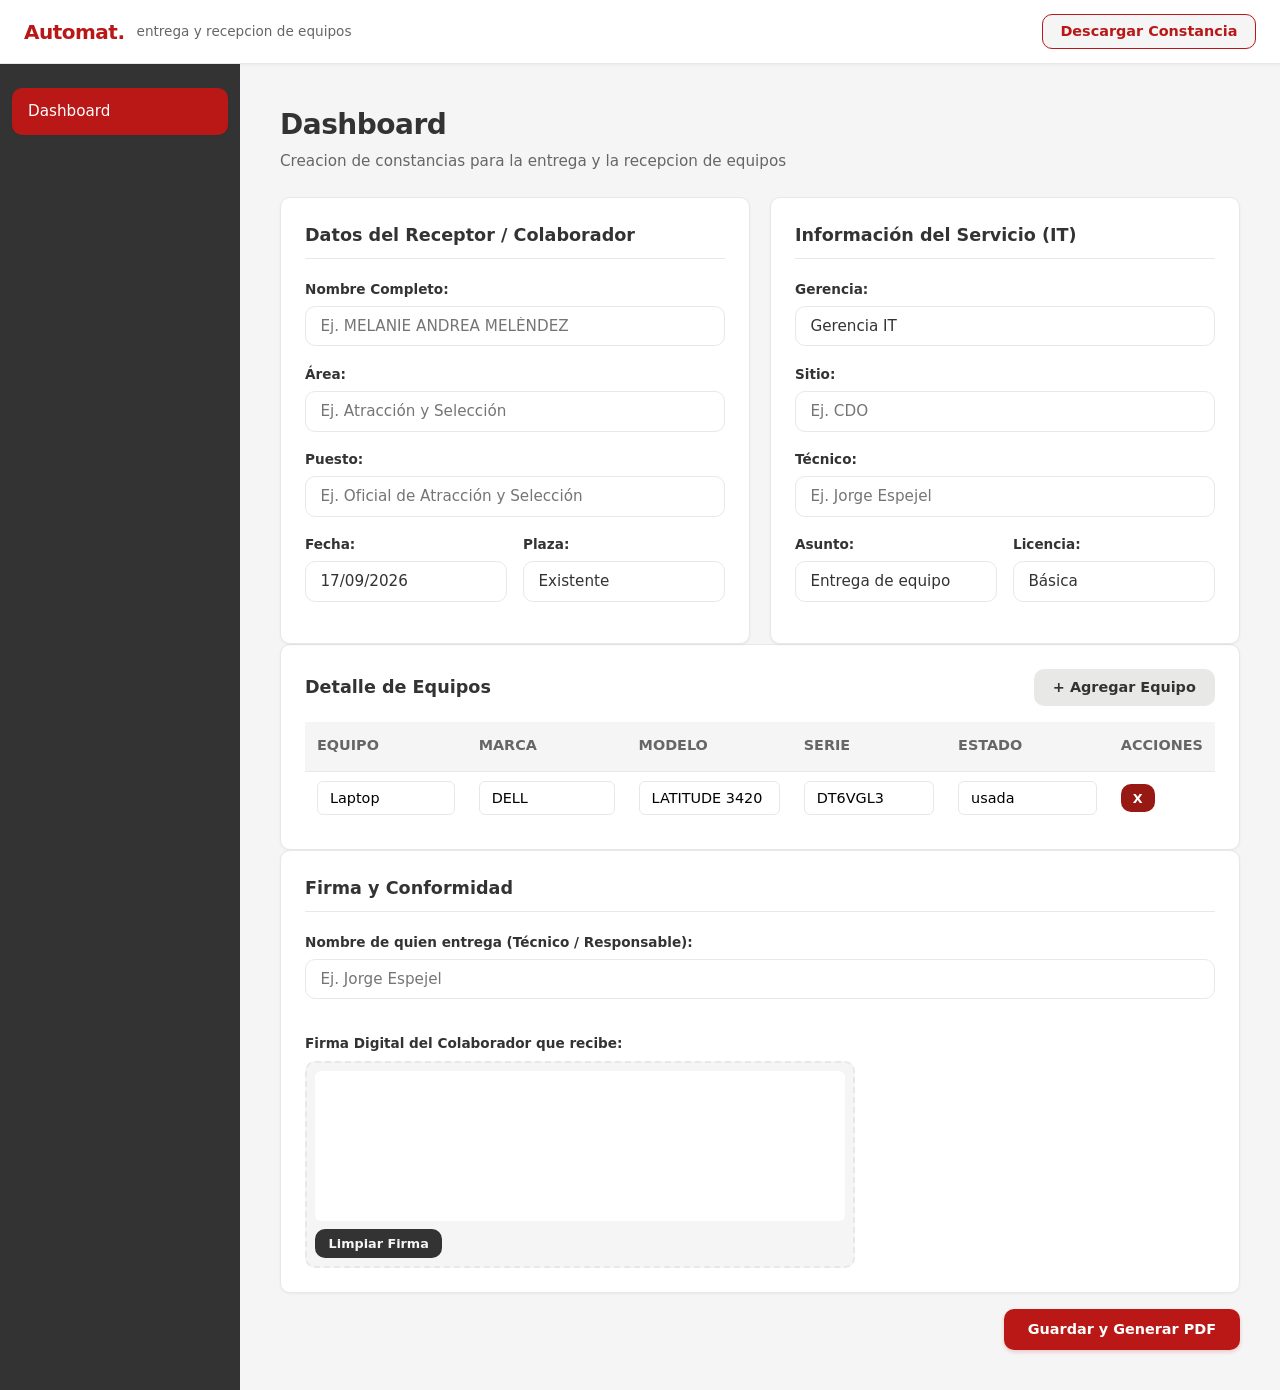
<file: templates/index.html>
<!DOCTYPE html>
<html lang="es">
<head>
    <meta charset="UTF-8">
    <meta name="viewport" content="width=device-width, initial-scale=1.0">
    <title>Entrega y Recepcion</title>
    <link rel="stylesheet" href="/static/css/style.css">
</head>
<body>
    <header class="header">
        <div class="logo">
            <h1>Automat.</h1>   
            <span>entrega y recepcion de equipos</span>
        </div>
        <button id="btnScanner" class="btn-scanner" onclick="document.getElementById('formConstancia').submit()">
            Descargar Constancia
        </button>   
    </header>
    <div class="layout">
        <aside class="sidebar">
            <nav>
                <a href="/" class="menu-item active">Dashboard</a>
            </nav>
        </aside>
        <main class="main">
            <section class="page-header">
                <div>
                    <h2>Dashboard</h2>
                    <p>Creacion de constancias para la entrega y la recepcion de equipos</p>
                </div>
            </section>
            
            <section class="form-container">
                <form id="formConstancia" action="/guardar" method="POST">
                    <!-- Datos del Colaborador y Datos de IT -->
                    <div class="form-grid">
                        <div class="card">
                            <h3>Datos del Receptor / Colaborador</h3>
                            <div class="field-group">
                                <label>Nombre Completo:</label>
                                <input type="text" name="nombre" placeholder="Ej. MELANIE ANDREA MELÉNDEZ" required>
                            </div>
                            <div class="field-group">
                                <label>Área:</label>
                                <input type="text" name="area" placeholder="Ej. Atracción y Selección" required>
                            </div>
                            <div class="field-group">
                                <label>Puesto:</label>
                                <input type="text" name="puesto" placeholder="Ej. Oficial de Atracción y Selección" required>
                            </div>
                            <div class="form-row">
                                <div class="field-group">
                                    <label>Fecha:</label>
                                    <input type="text" name="fecha" value="17/09/2026" required>
                                </div>
                                <div class="field-group">
                                    <label>Plaza:</label>
                                    <input type="text" name="plaza" value="Existente" required>
                                </div>
                            </div>
                        </div>

                        <div class="card">
                            <h3>Información del Servicio (IT)</h3>
                            <div class="field-group">
                                <label>Gerencia:</label>
                                <input type="text" name="gerencia" value="Gerencia IT" required>
                            </div>
                            <div class="field-group">
                                <label>Sitio:</label>
                                <input type="text" name="sitio" placeholder="Ej. CDO" required>
                            </div>
                            <div class="field-group">
                                <label>Técnico:</label>
                                <input type="text" name="tecnico" placeholder="Ej. Jorge Espejel" required>
                            </div>
                            <div class="form-row">
                                <div class="field-group">
                                    <label>Asunto:</label>
                                    <input type="text" name="asunto" value="Entrega de equipo" required>
                                </div>
                                <div class="field-group">
                                    <label>Licencia:</label>
                                    <input type="text" name="licencia" value="Básica" required>
                                </div>
                            </div>
                        </div>
                    </div>

                    <!-- Tabla Dinámica de Equipos -->
                    <div class="card full-width">
                        <div class="card-header-flex">
                            <h3>Detalle de Equipos</h3>
                            <button type="button" class="btn-secondary" id="btnAddRow">+ Agregar Equipo</button>
                        </div>
                        <table class="data-table" id="tableEquipos">
                            <thead>
                                <tr>
                                    <th>EQUIPO</th>
                                    <th>MARCA</th>
                                    <th>MODELO</th>
                                    <th>SERIE</th>
                                    <th>ESTADO</th>
                                    <th>ACCIONES</th>
                                </tr>
                            </thead>
                            <tbody>
                                <tr>
                                    <td><input type="text" name="equipo[]" value="Laptop" required></td>
                                    <td><input type="text" name="marca[]" value="DELL" required></td>
                                    <td><input type="text" name="modelo[]" value="LATITUDE 3420" required></td>
                                    <td><input type="text" name="serie[]" value="DT6VGL3" required></td>
                                    <td><input type="text" name="estado[]" value="usada" required></td>
                                    <td><button type="button" class="btn-delete" onclick="removeRow(this)">X</button></td>
                                </tr>
                            </tbody>
                        </table>
                    </div>

                    <!-- Datos de Firma y Entrega -->
                    <div class="card full-width">
                        <h3>Firma y Conformidad</h3>
                        <div class="form-row">
                            <div class="field-group">
                                <label>Nombre de quien entrega (Técnico / Responsable):</label>
                                <input type="text" name="nombre_entrega" placeholder="Ej. Jorge Espejel" required>
                            </div>
                        </div>
                        <div class="signature-section">
                            <label>Firma Digital del Colaborador que recibe:</label>
                            <div class="canvas-container">
                                <canvas id="signatureCanvas" width="500" height="150"></canvas>
                                <button type="button" id="btnClearSignature" class="btn-small">Limpiar Firma</button>
                            </div>
                            <input type="hidden" name="firma_base64" id="firmaBase64">
                        </div>
                    </div>

                    <div class="actions-bar">
                        <button type="submit" class="btn-primary">Guardar y Generar PDF</button>
                    </div>
                </form>
            </section>
        </main>
    </div>

    <script src="/static/js/main.js"></script>
</body>
</html>
</file>
<file: static/css/style.css>
:root {
--primary: #b91817;
--primary-hover: #981914;
--primary-light: #f6f5f5;
--secondary: #333333;
--secondary-hover: #1a1a1a;
--bg-main: #f6f5f5;
--bg-card: #ffffff;
--bg-sidebar: #333333;
--text-main: #333333;
--text-muted: #666666;
--text-white: #f6f5f5;
--border-color: #e8e8e7;
--warning: #b91817;
--warning-bg: #f6f5f5;
--danger: #981914;
--success: #10b981;
--radius: 10px;
--shadow-sm: 0 1px 3px rgba(0, 0, 0, 0.05);
--shadow-md: 0 4px 6px -1px rgba(0, 0, 0, 0.1);
--shadow-lg: 0 10px 15px -3px rgba(0, 0, 0, 0.1);
--header-height: 64px;
}

*, *::before, *::after {
margin: 0;
padding: 0;
box-sizing: border-box;
font-family: system-ui, -apple-system, BlinkMacSystemFont, 'Segoe UI', Roboto, Oxygen, Ubuntu, Cantarell, sans-serif;
}

html, body {
width: 100%;
min-height: 100vh;
background-color: var(--bg-main);
color: var(--text-main);
line-height: 1.5;
-webkit-text-size-adjust: 100%;
overflow-x: hidden;
}

.hidden {
display: none !important;
}

.header {
height: var(--header-height);
background-color: var(--bg-card);
border-bottom: 1px solid var(--border-color);
display: flex;
align-items: center;
justify-content: space-between;
padding: 0 1.5rem;
position: sticky;
top: 0;
z-index: 50;
box-shadow: var(--shadow-sm);
}

.logo {
display: flex;
align-items: center;
gap: 0.75rem;
flex-wrap: wrap;
}

.logo h1 {
font-size: 1.25rem;
font-weight: 700;
color: var(--primary);
letter-spacing: -0.5px;
}

.logo span {
font-size: 0.85rem;
color: var(--text-muted);
}

.layout {
display: flex;
min-height: calc(100vh - var(--header-height));
width: 100%;
}

.sidebar {
width: 240px;
background-color: var(--bg-sidebar);
padding: 1.5rem 0.75rem;
flex-shrink: 0;
transition: all 0.3s ease;
}

.sidebar nav {
display: flex;
flex-direction: column;
gap: 0.35rem;
}

.menu-item {
color: var(--border-color);
padding: 0.75rem 1rem;
border-radius: var(--radius);
text-decoration: none;
font-size: 0.95rem;
font-weight: 500;
transition: all 0.2s ease;
display: flex;
align-items: center;
gap: 0.5rem;
}

.menu-item:hover {
color: var(--text-white);
background-color: rgba(255, 255, 255, 0.08);
}

.menu-item.active {
background-color: var(--primary);
color: #ffffff;
box-shadow: var(--shadow-sm);
}

.main {
flex: 1;
padding: 2rem;
display: flex;
flex-direction: column;
gap: 1.5rem;
max-width: 1400px;
width: 100%;
margin: 0 auto;
}

.page-header h2 {
font-size: 1.75rem;
font-weight: 700;
color: var(--text-main);
letter-spacing: -0.5px;
}

.page-header p {
color: var(--text-muted);
font-size: 0.95rem;
margin-top: 0.25rem;
}

button, .btn-primary, .btn-secondary, .btn-scanner, .btn-small, .btn-delete {
font-weight: 600;
border-radius: var(--radius);
border: none;
cursor: pointer;
transition: all 0.2s cubic-bezier(0.4, 0, 0.2, 1);
text-decoration: none;
display: inline-flex;
align-items: center;
justify-content: center;
font-size: 0.9rem;
line-height: 1.2;
user-select: none;
-webkit-tap-highlight-color: transparent;
}

button:active, .btn-primary:active, .btn-secondary:active {
transform: scale(0.98);
}

.btn-primary {
background-color: var(--primary);
color: #ffffff;
padding: 0.75rem 1.5rem;
box-shadow: 0 2px 4px rgba(185, 24, 23, 0.2);
}

.btn-primary:hover {
background-color: var(--primary-hover);
box-shadow: 0 4px 8px rgba(185, 24, 23, 0.3);
}

.btn-secondary {
background-color: var(--border-color);
color: var(--text-main);
padding: 0.6rem 1.2rem;
}

.btn-secondary:hover {
background-color: var(--secondary);
color: var(--text-white);
}

.btn-scanner {
background-color: var(--bg-main);
color: var(--primary);
border: 1.5px solid var(--primary);
padding: 0.5rem 1.1rem;
}

.btn-scanner:hover {
background-color: var(--primary);
color: #ffffff;
}

.btn-small {
background-color: var(--secondary);
color: var(--text-white);
padding: 0.4rem 0.85rem;
font-size: 0.8rem;
margin-top: 0.5rem;
}

.btn-small:hover {
background-color: var(--secondary-hover);
}

.btn-delete {
background-color: var(--danger);
color: #ffffff;
padding: 0.4rem 0.75rem;
font-size: 0.8rem;
}

.btn-delete:hover {
background-color: #7a120f;
}

.form-container {
display: flex;
flex-direction: column;
gap: 1.5rem;
width: 100%;
}

.form-grid {
display: grid;
grid-template-columns: repeat(2, 1fr);
gap: 1.25rem;
width: 100%;
}

.card {
background-color: var(--bg-card);
padding: 1.5rem;
border-radius: var(--radius);
border: 1px solid var(--border-color);
box-shadow: var(--shadow-sm);
transition: box-shadow 0.2s ease;
width: 100%;
}

.card:hover {
box-shadow: var(--shadow-md);
}

.card.full-width {
grid-column: 1 / -1;
}

.card h3 {
font-size: 1.1rem;
font-weight: 600;
color: var(--text-main);
margin-bottom: 1.25rem;
padding-bottom: 0.6rem;
border-bottom: 1px solid var(--border-color);
}

.card-header-flex {
display: flex;
justify-content: space-between;
align-items: center;
gap: 1rem;
flex-wrap: wrap;
margin-bottom: 1rem;
}

.card-header-flex h3 {
margin-bottom: 0;
border-bottom: none;
padding-bottom: 0;
}

.field-group {
display: flex;
flex-direction: column;
margin-bottom: 1.1rem;
width: 100%;
}

.field-group label {
font-weight: 600;
font-size: 0.85rem;
color: var(--text-main);
margin-bottom: 0.4rem;
}

.field-group input[type="text"],
.field-group input[type="number"],
.field-group input[type="date"],
.field-group select,
.field-group textarea {
width: 100%;
padding: 0.65rem 0.9rem;
border: 1px solid var(--border-color);
border-radius: var(--radius);
font-size: 0.95rem;
color: var(--text-main);
background-color: #ffffff;
outline: none;
transition: border-color 0.2s, box-shadow 0.2s;
-webkit-appearance: none;
}

.field-group input:focus,
.field-group select:focus,
.field-group textarea:focus {
border-color: var(--primary);
box-shadow: 0 0 0 3px rgba(185, 24, 23, 0.15);
}

.form-row {
display: flex;
gap: 1rem;
width: 100%;
}

.form-row .field-group {
flex: 1;
}

.table-container {
width: 100%;
overflow-x: auto;
-webkit-overflow-scrolling: touch;
margin-top: 0.5rem;
border-radius: var(--radius);
border: 1px solid var(--border-color);
}

.data-table {
width: 100%;
border-collapse: collapse;
font-size: 0.9rem;
min-width: 600px;
}

.data-table th {
background-color: var(--bg-main);
color: var(--text-muted);
font-weight: 600;
padding: 0.85rem 0.75rem;
border-bottom: 1px solid var(--border-color);
text-align: left;
white-space: nowrap;
}

.data-table td {
padding: 0.6rem 0.75rem;
border-bottom: 1px solid var(--border-color);
vertical-align: middle;
background-color: #ffffff;
}

.data-table tr:last-child td {
border-bottom: none;
}

.data-table input[type="text"] {
width: 100%;
padding: 0.5rem 0.75rem;
border: 1px solid var(--border-color);
border-radius: calc(var(--radius) - 4px);
font-size: 0.9rem;
outline: none;
background-color: #ffffff;
}

.data-table input[type="text"]:focus {
border-color: var(--primary);
box-shadow: 0 0 0 2px rgba(185, 24, 23, 0.15);
}

.signature-section {
display: flex;
flex-direction: column;
gap: 0.5rem;
margin-top: 1rem;
width: 100%;
}

.signature-section label {
font-weight: 600;
font-size: 0.85rem;
color: var(--text-main);
}

.canvas-container {
display: block;
border: 2px dashed var(--border-color);
background: var(--bg-main);
border-radius: var(--radius);
padding: 8px;
width: 100%;
max-width: 550px;
box-sizing: border-box;
}

#signatureCanvas {
background-color: #ffffff;
border-radius: calc(var(--radius) - 4px);
cursor: crosshair;
display: block;
width: 100%;
height: 150px;
touch-action: none;
}

.actions-bar {
display: flex;
justify-content: flex-end;
gap: 1rem;
padding-top: 1rem;
width: 100%;
}

@media (min-width: 1200px) {
.main {
padding: 2.5rem;
}
}

@media (max-width: 1024px) {
.sidebar {
width: 200px;
}

.main {
padding: 1.5rem;
}

.form-grid {
gap: 1rem;
}
}

@media (max-width: 768px) {
.header {
padding: 0 1rem;
}

.logo h1 {
font-size: 1.1rem;
}

.logo span {
font-size: 0.75rem;
}

.btn-scanner {
padding: 0.4rem 0.8rem;
font-size: 0.825rem;
}

.layout {
flex-direction: column;
}

.sidebar {
width: 100%;
padding: 0.75rem 1rem;
border-bottom: 1px solid var(--border-color);
}

.sidebar nav {
flex-direction: row;
overflow-x: auto;
gap: 0.5rem;
padding-bottom: 0.25rem;
-webkit-overflow-scrolling: touch;
}

.menu-item {
white-space: nowrap;
padding: 0.5rem 0.85rem;
font-size: 0.875rem;
}

.main {
padding: 1.25rem 1rem;
gap: 1.25rem;
}

.page-header h2 {
font-size: 1.4rem;
}

.form-grid {
grid-template-columns: 1fr;
}

.form-row {
flex-direction: column;
gap: 0;
}

.card {
padding: 1.1rem;
}

.canvas-container {
max-width: 100%;
}

.actions-bar {
position: sticky;
bottom: 0;
background-color: var(--bg-card);
padding: 0.85rem 1rem;
margin: 0 -1rem -1rem -1rem;
box-shadow: 0 -4px 10px rgba(0, 0, 0, 0.08);
z-index: 40;
border-top: 1px solid var(--border-color);
}

.btn-primary {
width: 100%;
padding: 0.85rem;
font-size: 1rem;
}
}

@media (max-width: 480px) {
.header {
height: auto;
padding: 0.75rem 1rem;
flex-wrap: wrap;
gap: 0.5rem;
}

.logo {
width: 100%;
justify-content: space-between;
}

.btn-scanner {
width: 100%;
margin-top: 0.25rem;
}

.data-table th, .data-table td {
padding: 0.5rem;
}

.data-table input[type="text"] {
padding: 0.4rem 0.5rem;
font-size: 0.85rem;
}

.card-header-flex {
flex-direction: column;
align-items: flex-start;
gap: 0.5rem;
}

.btn-secondary {
width: 100%;
}
}
</file>
